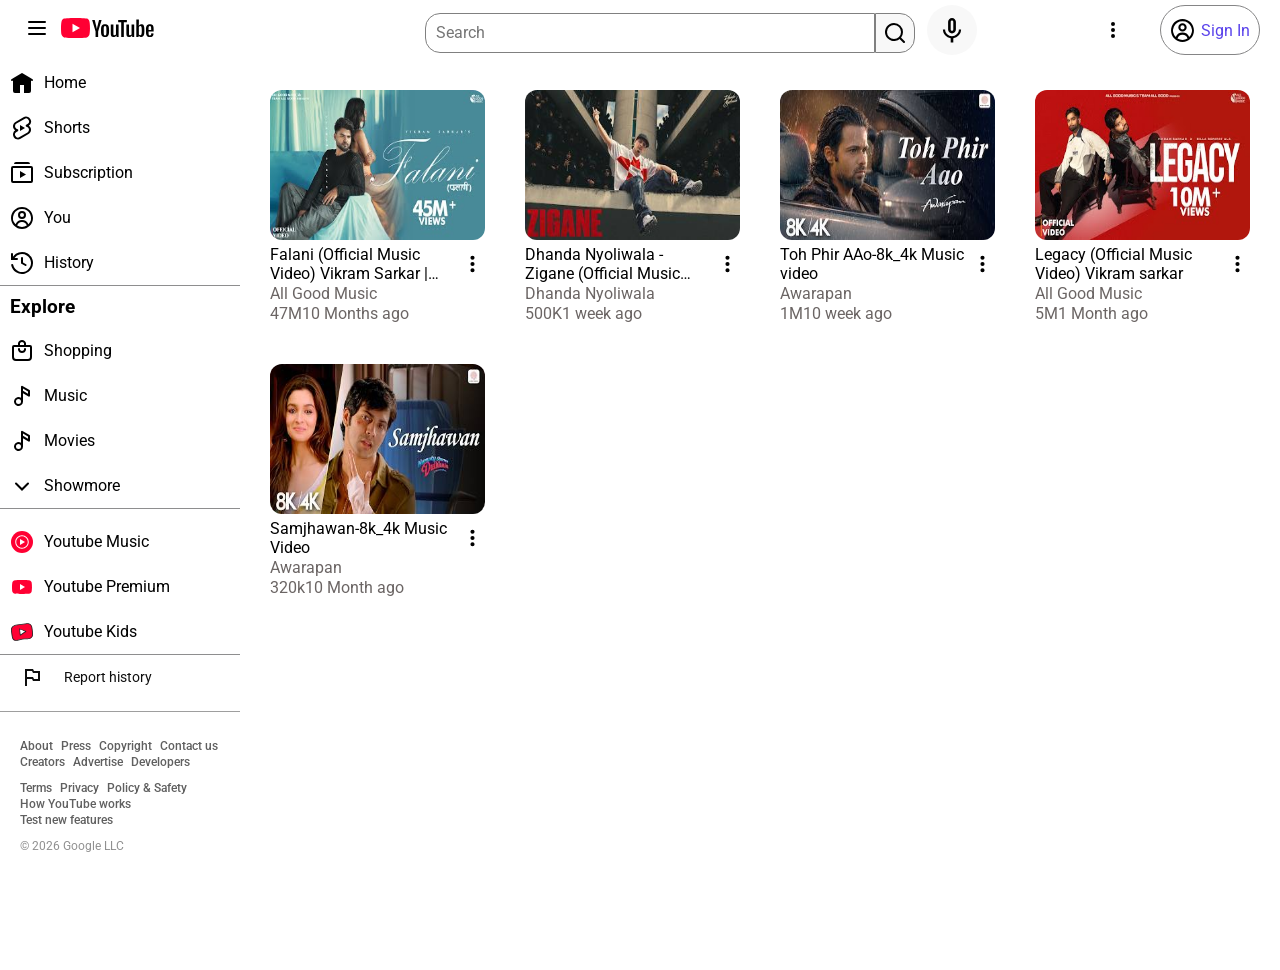
<file: index.html>
<!DOCTYPE html>
<html lang="en">
<head>
    <meta charset="UTF-8">
    <meta name="viewport" content="width=device-width, initial-scale=1.0">
    <title>youtube</title>
    <link rel="stylesheet" href="style.css">
</head>
<body>
    <header>
        <div class="threeline">
       <img src="img/threeline.svg" alt="">
       </div>
        <div class="logo">
            <a href="index.html">
                <img src="img/logo.svg" alt="">
            </a>
        </div>
        <div class="search">
            <input type="text" placeholder="Search" id="search-input">
            <div class="search1">
            <img src="img/search.svg" alt=""></div>
        </div>
        <div class="voice">
            <img src="img/voice.svg" alt="">
        </div>
        <div class="threedot">
            <img src="img/threedot.svg" alt="">
        </div>
        <div class="signup">
            <img src="img/you.svg" alt="">
            <p> Sign In</p>
        </div>
       </header>
       <div class="container">
     <div class="left">
        <div class="a">
        <div class="home">
            <img src="img/home.svg" alt="">
            <p>Home</p>
        </div>
        <div class="shorts">
            <img src="img/shorts.svg" alt="">
            <p>Shorts</p>
        </div>
        <div class="subscriptions">
            <img src="img/subsription.svg" alt="">
            <p>Subscription</p>
        </div>
        <div class="you">
            <img src="img/you.svg" alt="">
            <p>You</p>
        </div>
        <div class="history">
            <img src="img/history.svg" alt="">
            <p>History</p>
        </div></div>
        <div class="explore">
            <h3>Explore</h3>
            <div class="shopping">
                <img src="img/shopping.svg" alt="">
                <p>Shopping</p>
            </div>
            <div class="music">
                <img src="img/music.svg" alt="">
                <p>Music</p>
            </div>
            <div class="movies">
                <img src="img/music.svg" alt="">
                <p>Movies</p>
            </div>
            <div class="showmore">
                <img src="img/showmore.svg" alt="">
                <p>Showmore</p>
            </div>
        </div>
        <div class="b">
        <div class="ytmusic">
            <img src="img/ytmusic.svg" alt="">
            <p>Youtube Music</p>
        </div>
        
        <div class="ytmusic">
            <img src="img/ytpremium.svg" alt="">
            <p>Youtube Premium</p>
        </div>
        <div class="ytmusic">
            <img src="img/ytkids.svg" alt="">
            <p>Youtube Kids</p>
        </div>
        </div>
        <!-- Report History Item -->
<div class="sidebar-item">
    <!-- SVG for Flag / Report History -->
    <svg class="sidebar-icon" viewBox="0 0 24 24" focusable="false">
        <path d="M14 6l-1-2H5v17h2v-7h5l1 2h7V6h-6zm4 8h-4l-1-2H7V6h5l1 2h5v6z"></path>
    </svg>
    <span>Report history</span>
</div>

<!-- Divider Line -->
<hr class="divider">

<!-- Footer Section -->
<div class="sidebar-footer">
    <!-- First block of links -->
    <div class="footer-links">
        <a href="#">About</a>
        <a href="#">Press</a>
        <a href="#">Copyright</a>
        <a href="#">Contact us</a>
        <a href="#">Creators</a>
        <a href="#">Advertise</a>
        <a href="#">Developers</a>
    </div>
    
    <!-- Second block of links -->
    <div class="footer-links">
        <a href="#">Terms</a>
        <a href="#">Privacy</a>
        <a href="#">Policy & Safety</a>
        <a href="#">How YouTube works</a>
        <a href="#">Test new features</a>
    </div>
    
    <!-- Copyright -->
    <div class="copyright">
        © 2026 Google LLC
    </div>
</div>
     </div>
     <div class="right">
         
        <div class="cardcontainer">                   
      
     </div>
     </div>
     <script src="script.js"></script>
</body>
</html>
</file>
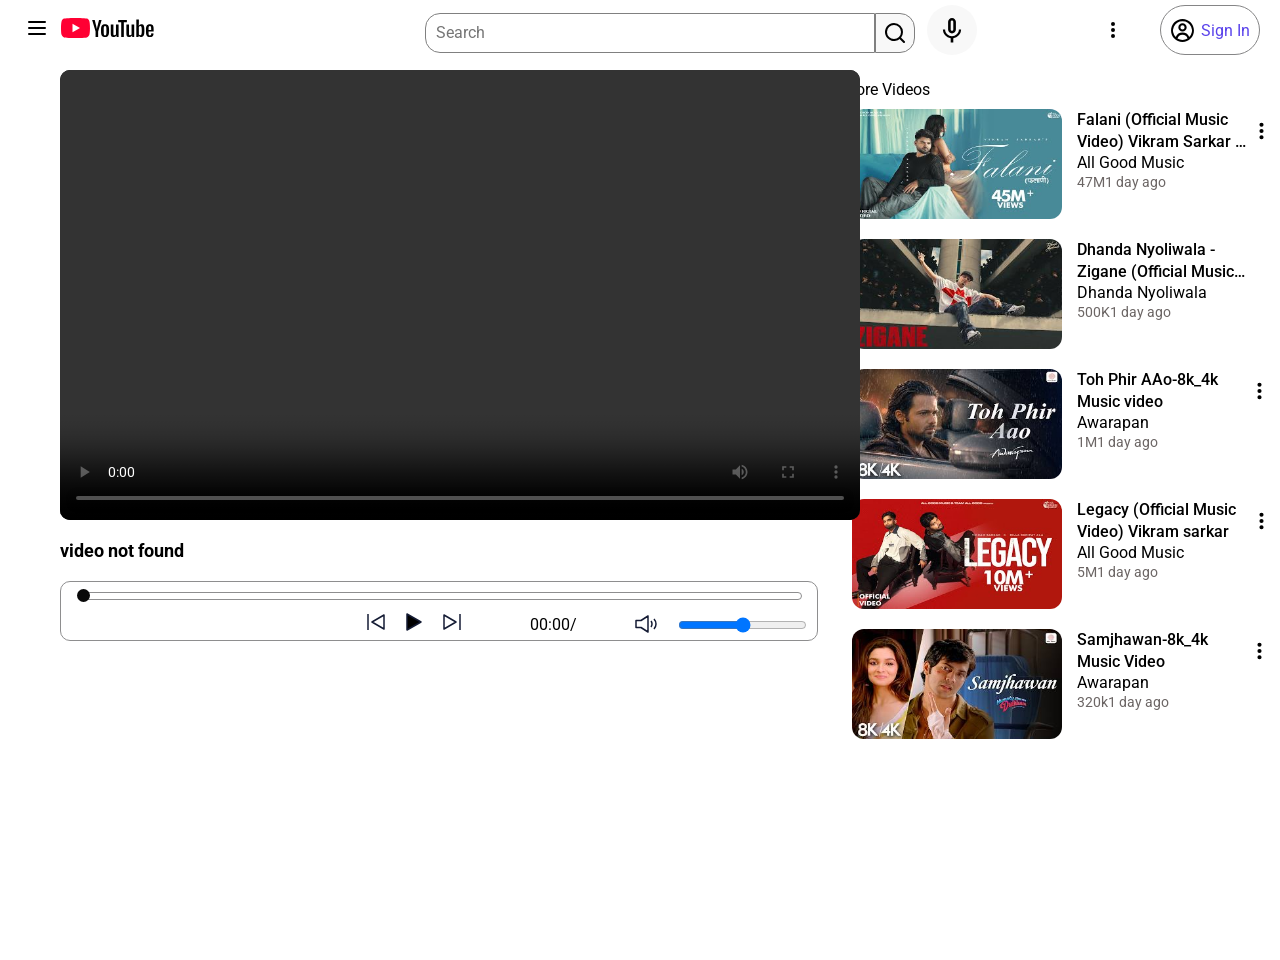
<file: play.html>
<!DOCTYPE html>
<html lang="en">
<head>
    <meta charset="UTF-8">
    <meta name="viewport" content="width=device-width, initial-scale=1.0">
    <title>watch</title>
    <link rel="stylesheet" href="style.css">
</head>
<body>
    <header>
        <div class="threeline">
       <img src="img/threeline.svg" alt="">
       </div>
        <div class="logo"><a href="index.html">
            <img src="img/logo.svg" alt="">
        </a></div>
        <div class="search">
            <input type="text" placeholder="Search " id="search-input">
            <div class="search1">
            <img src="img/search.svg" alt=""></div>
        </div>
        <div class="voice">
            <img src="img/voice.svg" alt="">
        </div>
        <div class="threedot">
            <img src="img/threedot.svg" alt="">
        </div>
        <div class="signup">
            <img src="img/you.svg" alt="">
            <p> Sign In</p>
        </div>
       </header>
       <div class="container">
        <div class="left1">   
         <div class="videocontainer">
        <video id="myvideoplayer" controls autoplay></video>
        <div class="videodetail">
        <p class="video-title" id="vidTitle">Loading...</p>
        <p class="video-channel" id="ideo-channel"></p>
    </div>
    </div>
   <div class="playbar">
    <div class="seekbar">
        <div class="circle"></div>
    </div>
    <div class="above">
    <div class="songinfo"><p></p></div>
    <div class="songbutton">
        <img src="img/prevsong.svg" id="prev" alt="">
        <img src="img/play.svg" id="play" alt="">
        <img src="img/nextsong.svg" id="next" class="invert" alt="">
    </div>
    <div class="songtime">
        <p></p>        
        <p> /  </p>
        <p></p>
       </div>
       <div class="volume">
        <img src="img/volume.svg" alt="">
        <div class="range">
            <input type="range" min="0" max="100" value="50">
        </div>
       </div>
   </div>  
    </div>
       </div>
        <div class="right1">
            <p>More Videos</p>
            <div class="videocont">
                

             
            </div>
        </div>
    </div>
    
    <script src="play.js"></script>
</body>
</html>
</file>
<file: style.css>
@import url('https://fonts.googleapis.com/css2?family=Google+Sans:ital,opsz,wght@0,17..18,400..700;1,17..18,400..700&family=Roboto:ital,wght@0,100..900;1,100..900&display=swap');
body{
    box-sizing: border-box;
}
* {
    margin: 0;
    padding: 0;
    box-sizing: border-box;
    font-family: 'Roboto', sans-serif;
}

header {
    height: 60px;
    width: 100%;
    display: flex;
    align-items: center;
    justify-content: space-between;
    padding: 10px;
}

.threeline {
    margin-left: 15px;

}

.logo {
    margin-left: -100px;
}

.search {
    margin-left: 150px;
    height: 40px;
    display: flex;
    width: 800px;
    align-items: center;
}

.search input {
    outline: none;
    border: none;
    height: 100%;
    padding-left: 10px;
    width: 450px;
    font-size: medium;
    border: 1px solid grey;
    border-top-left-radius: 15px;
    border-bottom-left-radius: 15px;
}

.search1 {
    background-color: #F8F8F8;
    padding: 7px;
    margin-top: 5px;
    justify-content: center;
    display: flex;
    border: 1px solid grey;
    align-items: center;
    border-top-right-radius: 15px;
    border-bottom-right-radius: 15px;
}

.search1:hover {
    background-color: #cdcccc;
    cursor: pointer;
}

.voice {
    margin-left: -400px;
    border-radius: 50%;
    background-color: #F8F8F8;
    display: flex;
    align-items: center;
    justify-content: center;
    height: 50px;
    width: 50px
}

.voice:hover {
    background-color: #cdcccc;
    cursor: pointer;
}

.threedot {
    margin-right: -90px;
    display: flex;
    align-items: center;
    justify-content: center;
    height: 50px;
    width: 50px;
}

.signup {
    margin-right: 10px;
    display: flex;
    align-items: center;
    justify-content: center;
    height: 50px;
    width: 100px;
    border-radius: 50PX;
    color: #5a43eb;
    border: 1px solid #858586;
    padding: 0px;
}

.signup:hover {
    cursor: pointer;
    background-color: #a9ddfdd6;
}

.signup p {
    padding-left: 6px;
}

.signup img {
    height: 25px;
    width: 25px;
    color: #5a43eb;
}
.a{
     border-bottom: 1px solid  #858586ec;;
}
.home,.you,.history,.subscriptions,.shorts,.showmore,.music,.movies,.shopping,.ytmusic{
    display: flex;
    align-items: center;    
    padding: 10px;
    height: 45px;
    width: 100%;

  }
.home p,.you p,.history p,.subscriptions p,.shorts p,.showmore p,.music p,.movies p,.shopping p,.ytmusic p{
    padding-left: 10px;
}  
.home:hover,.you:hover,.history:hover,.subscriptions:hover,.shorts:hover,.shorts:hover,.showmore:hover,.music:hover,.movies:hover,.shopping:hover,.ytmusic:hover{
    background-color: rgba(178, 177, 177, 0.927);
    border-radius: 15px;
    cursor: pointer;
}
.explore h3{
    padding-top: 10px;
    padding: 10px;
}
.explore{
         border-bottom: 1px solid  #858586ec;;
}
.b{
   border-bottom: 1px solid  #858586ec;;
    padding-top: 10px;
}
.left{
    width: 240px;
    height: calc(100vh - 60px); 
    overflow-y: scroll;
    flex-shrink: 0;
    overflow-x: hidden;
}
.left::-webkit-scrollbar{
    width: 8px;
    height: 60px;
}
.left::-webkit-scrollbar-track{
    background: transparent;
}
.left::-webkit-scrollbar-thumb{
    background: #909090;
    border-radius: 10px;
}
.left::-webkit-scrollbar-thumb:hover{
    background: #606060;
}
.container{
    display: flex;
    width: 100%;
}
.sidebar-item {
    display: flex;
    align-items: center;
    padding: 10px 20px;
    cursor: pointer;
    font-size: 14px;
    color: #0f0f0f;
}
.sidebar-item:hover {
    background-color: #f2f2f2;
    border-radius: 10px;
}
.sidebar-icon {
    width: 24px;
    height: 24px;
    margin-right: 20px;
    fill: #0f0f0f; 
}
.divider {
    border: none;
    border-top: 1px solid #9e9e9e;
    margin: 12px 0;
}
.sidebar-footer {
    padding: 15px 20px;
    font-family: Roboto, Arial, sans-serif;
}
.footer-links {
    display: flex;
    flex-wrap: wrap; 
    gap: 2px 8px; 
    margin-bottom: 12px;
}
.footer-links a {
    text-decoration: none;
    color: #606060; 
    font-size: 12px;
    font-weight: 500;
}
.copyright {
    color: #909090; 
    font-size: 12px;
    margin-top: 10px;
}
.right{
    width: 100%;
    flex:1;
    min-width: 0;
    height: 100vh;
    padding: 10px;
    margin: 10px;
}

   .cardcontainer{
    display: grid;
    grid-template-columns: repeat(4, 1fr);
    gap: 20px;
   
    width: 100%;
}
.card:hover{
    background-color: #d8def7fe;
    cursor: pointer;
}
.card{
   width: 100%;
   transition: background-color 0.2s ease;
    border-radius: 12px;
    padding: 10px;
    min-width: 0;

}
.card img{
    width: 100%;
      height: 150px;
    border-radius: 12px;
}
.card p{
    display: -webkit-box;
    -webkit-line-clamp: 2;
    -webkit-box-orient: vertical;
    overflow: hidden;
    font-size: medium;
}
.d{
    display: flex;
}
.d p{
    font-size: 16px;
    font-weight: 500;
    line-height: 22px;
}
.d img {
    height: 40px;
    width: 25px;
}
.title {
    display: flex;
    
    font-size: 14px;
    color:rgb(107, 101, 100);
    line-height: 20px;
    font-style: normal;    
    font-weight: 400;
}
#myvideoplayer{
    max-width: 800px;
   width: 100%;
   align-items: center;
   justify-content: center;
    height: auto;
    margin: 0 auto;
    display: flex;
    aspect-ratio: 16/9;
    border-radius: 10px;
    margin-top: 10px;
    margin-left: 60px;
    background-color: #000;
}
.videocontainer{
    display: flex;
    flex-direction: column;
    
}

#vidTitle{
    padding-left: 60px;
    padding-top: 20px;
     font-size: 18px;
    font-weight: bold;
}
#ideo-channel{
    padding-left: 60px;
    padding-top: 10px;
}
.container{
    height: calc(100vh - 60px);
    width: 100%;
    display: flex;
    flex-direction: wrap;
}
.left1{
    width: 70vw;
    height: 100vh;
   
}
.right1{
    height: 80%;
    width: 35%;
    margin-left: -60px;
    padding: 10px;
    margin-top: 10px;
}
.playbar{
    top: 10;
    height: 60px;  
     width: 85%;
    justify-content: space-between; ;
    align-items: center;
    padding: 10px;
    margin-left: 60px;
    margin-top: 10px;
    border-radius: 10px;
    border: 1px solid #858586ec;
    cursor: pointer;
}
.songinfo{
    display: flex;
    align-items: center;
    margin-left: -50px;
}
.songtime{
    
    display: flex;
   padding-left: 10px;
   margin-right: -10px;
}    
.songbutton{
    margin-left: -40px;
}
.songbutton img {
     margin-left: 10px;
}
.above{
    display: flex;
    justify-content: space-between;
    align-items: center;
    margin-left: 60px;
    margin-top: 10px;
}
.seekbar{
    height: 8px;
    width:98%;
    align-items: center;
    justify-content: center;
    margin-left: 10px;
    border-radius: 10px;
    position: relative;
    border: 1px solid #858586ec;
}
.circle{
    width: 13px;
    height: 13px;
    border-radius: 13px;
    background-color: rgb(8, 8, 8);
    bottom: 4px;
    margin-left: -5px;
    left: 0%;
    transition: left 0.5s;
    position: relative;
}
.volume{
    display: flex;
    align-items: center;
    justify-content: center;
    margin-left: 10px;
      cursor: pointer;
}
.range{
    margin-left: 10px;
  }
   input{
    margin-left: 10px;
    margin-top: 5px;
    cursor: pointer;
 }
 .videocont{
    height: 135px;
    width: 430px; 
   
    border-radius: 10px;
    cursor: pointer;
 }

.card1{
    width: 100%;
    transition: background-color 0.2s ease;
    border-radius: 12px;
    padding: 10px;
    min-width: 0;
    display: flex;
    
} 
.card1:hover{
    background-color: #d8def7fe;
    cursor: pointer;
}
.card1 img{
    width: 210px;
    height: 110px;
    border-radius: 12px;
}
.carddetail{
    display: flex;
    flex-direction: column;
    padding-left: 15px;
}
.cardtitle {
   display: -webkit-box;
    -webkit-line-clamp: 2;
    -webkit-box-orient: vertical;
    overflow: hidden;
    width: 170px;
    font-size: medium;
}
.carddetail h3{
    font-size: 16px;
    font-weight: 500;
    line-height: 22px;
}
.title1{
    display: flex;
    font-size: 14px;
    color:rgb(107, 101, 100);
    line-height: 20px;
    font-style: normal;    
    font-weight: 400;
}
.d1{
    display: flex;
    align-items: center;
    justify-content: space-between;
}
.d1 img{
    height: 40px;
    width: 25px;
}
.songinfo{width: 20vw;}
.songinfo p{
    font-size: 16px;
    font-weight: 500;
    line-height: 22px;
    white-space: nowrap;
    overflow: hidden;
    text-overflow: ellipsis;
}
/* =========================
   Responsive: Mobile (360x800)
   ========================= */
@media screen and (max-width: 480px) {
  header {
    height: auto;
    padding: 8px 10px;
    gap: 8px;
    flex-wrap: wrap;
  }

  .threeline,
  .logo,
  .search,
  .voice,
  .threedot,
  .signup {
    margin: 0 !important;
  }

  .logo {
    margin-left: 0 !important;
  }

  .search {
    order: 3;
    width: 100%;
    height: 38px;
  }

  .search input {
    width: 100%;
    min-width: 0;
    font-size: 14px;
  }

  .search1 {
    margin-top: 5px;
    padding: 7px 10px;
  }

  .voice {
    height: 38px;
    width: 38px;
  }

  .threedot img {
    height: 18px;
    width: 18px;
  }

  .signup {
    height: 38px;
    width: auto;
    padding: 0 12px;
    border-radius: 999px;
    font-size: 13px;
  }

  .container {
    height: auto !important;
    flex-wrap: nowrap;
  }

  /* hide left sidebar on phone */
  .left {
    display: none;
  }

  .right {
    margin: 0;
    padding-left: 10px;
    height: auto;
  }

  .cardcontainer {
    grid-template-columns: 1fr;
    gap: 12px;
  }

  .card img {
    height: auto;
    aspect-ratio: 16 / 9;
    object-fit: cover;
  }

  /* video page layout stacks */
  .left1,
  .right1 {
    width: 95%;
    height: auto;
    margin: 0;
    padding-left: 15px;
  }

  .right1 {
    margin-top: 12px;
  }

  #myvideoplayer {
    max-width: 100%;
    width: 95%;
    margin: 10px 0 0 0;
  }

  #vidTitle,
  #ideo-channel,
  .above,
  .playbar {
    margin-left: 0;
    padding-left: 0;
  }

  #vidTitle {
    padding-top: 12px;
    font-size: 16px;
  }

  #ideo-channel {
    padding-top: 6px;
  }

  .playbar {
    width: 100%;
    height: auto;
    padding: 8px;
  }

  .above {
    margin-top: 8px;
    flex-wrap: wrap;
    gap: 8px;
  }

  .seekbar {
    width: 95%;
    margin-left: 10px;
  }

  .songinfo {
    width: auto;
    margin-left: 0;
    flex: 1;
    min-width: 0;
  }

  .songbutton {
    margin-left: 0;
  }

  .songtime {
    margin-right: 0;
    padding-left: 0;
  }

  .volume,
  .range,
  input {
    margin-left: 0;
  }

  .videocont {
    width: 100%;
    height: auto;
    padding-left: 8px;
    aspect-ratio: 16 / 9;
  }

  .card1 {
    padding: 8px;
    gap: 10px;
  }

  .card1 img {
    width: 42%;
    min-width: 130px;
    height: auto;
    aspect-ratio: 16 / 9;
    object-fit: cover;
  }

  .carddetail {
    padding-left: 0;
    min-width: 0;
    flex: 1;
  }

  .cardtitle {
    width: 100%;
    font-size: 14px;
  }

  .carddetail h3 {
    font-size: 14px;
    line-height: 1.35;
  }

  .title1,
  .title {
    font-size: 12px;
    line-height: 1.3;
  }
}


@media screen and (max-width: 360px) {
  .card1 {
    flex-direction: column;
  }

  .card1 img {
    width: 100%;
    min-width: 0;
  }

  .signup p {
    display: none;
  }
}
/* play.html mobile layout fix */
@media screen and (max-width: 768px) {
  .container {
    display: flex;
    flex-direction: column !important; /* side-by-side se upar-niche */
    height: auto !important;
  }

  .left1 {
    width: 100% !important;
    height: auto !important;
    order: 1;
  }

  .right1 {
    width: 100% !important;
    height: auto !important;
    margin: 12px 0 0 0 !important;
    padding: 0 !important;
    order: 2; /* left1 ke bottom me aayega */
  }

  #myvideoplayer {
    width: 100% !important;
    max-width: 100% !important;
    margin: 0 !important;
  }

  #vidTitle,
  #ideo-channel,
  .above,
  .playbar {
    margin-left: 0 !important;
    padding-left: 0 !important;
  }

  .playbar {
    width: 100% !important;
  }


  .card1 {
    width: 100%;
    display: flex;
    gap: 10px;
    padding: 8px;
  }

  .card1 img {
    width: 42%;
    height: auto;
    aspect-ratio: 16/9;
    object-fit: cover;
  }

  .carddetail {
    flex: 1;
    min-width: 0;
    padding-left: 0;
  }

  .cardtitle {
    width: 100%;
  }
}

@media screen and (max-width: 360px) {
  .card1 {
    flex-direction: column;
  }

  .card1 img {
    width: 100%;
  }
}
@media screen and (max-width: 768px) {
  .threedot,
  .three-dot,
  .threedots,
  .dots,
  .menu-dots,
  .more,
  .more-btn {
    display: none !important;
    visibility: hidden !important;
    width: 0 !important;
    height: 0 !important;
    margin: 0 !important;
    padding: 0 !important;
    overflow: hidden !important;
  }

  
}
</file>
